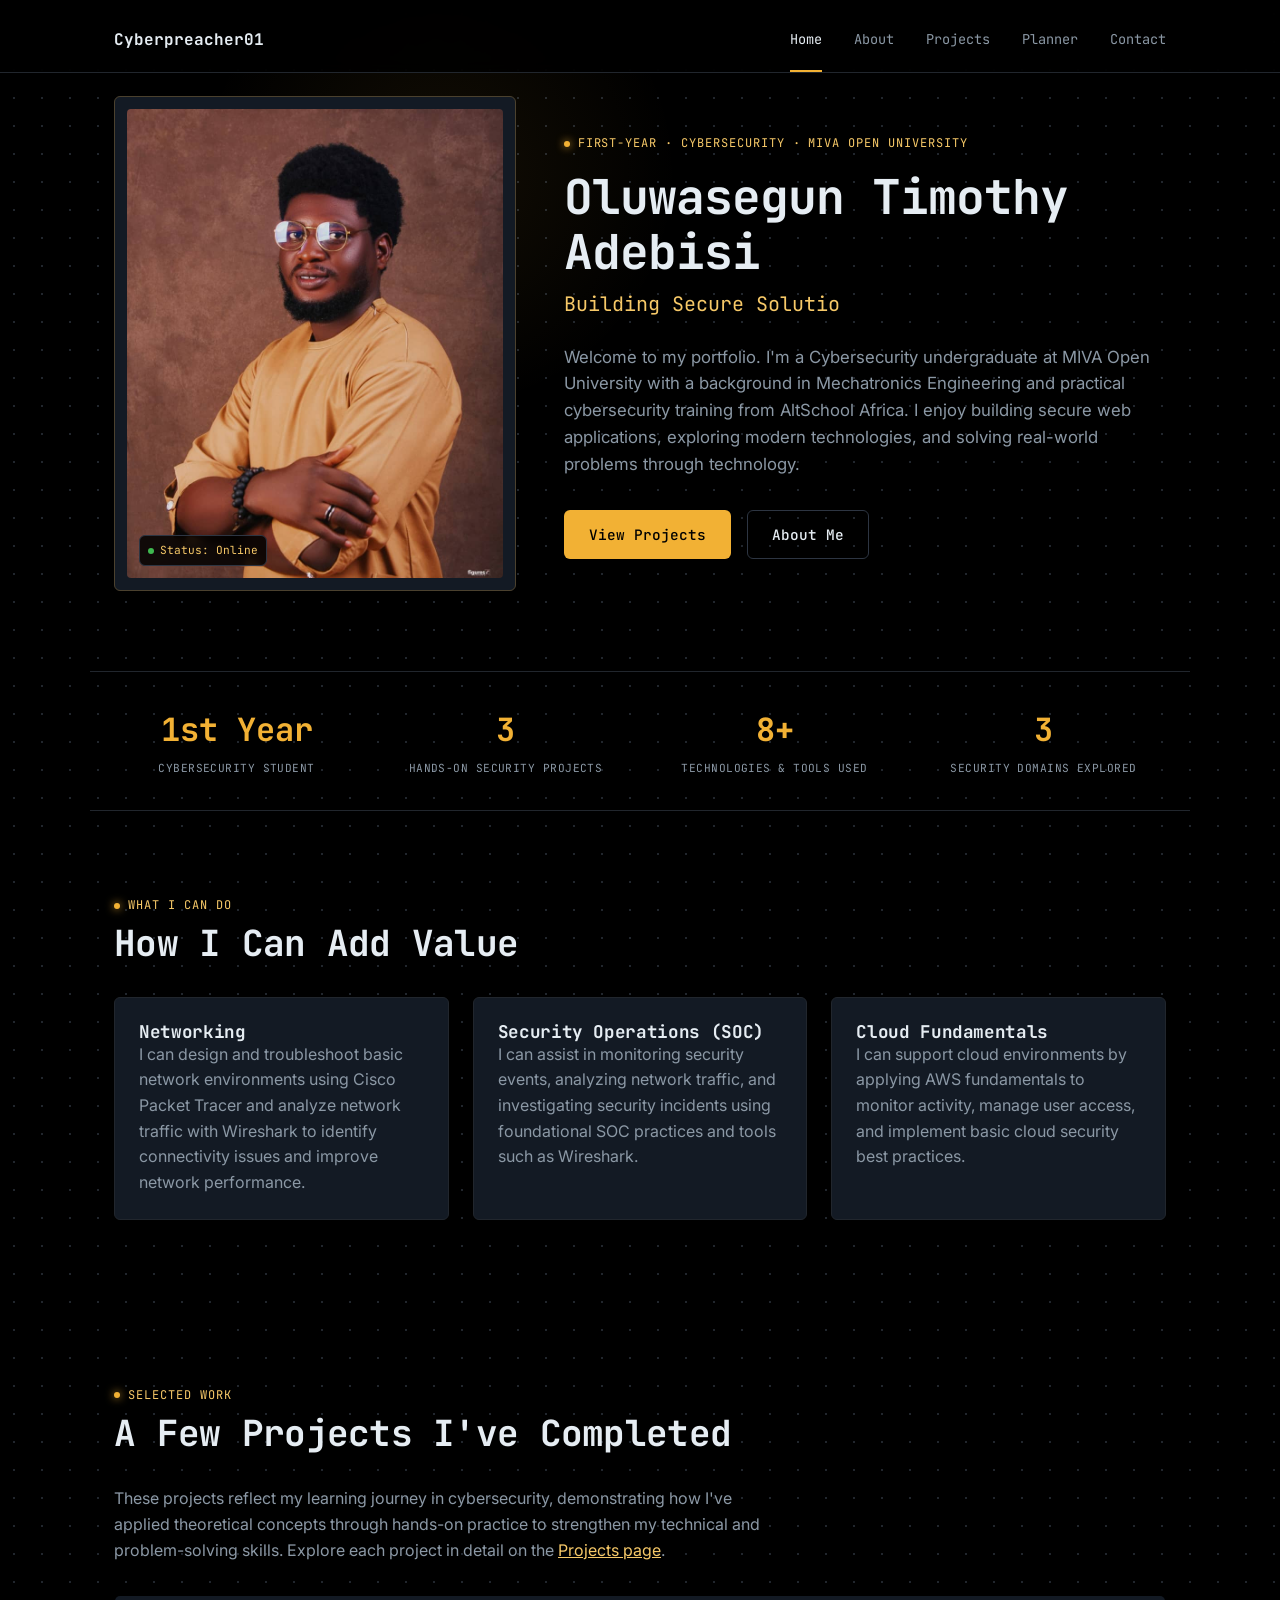
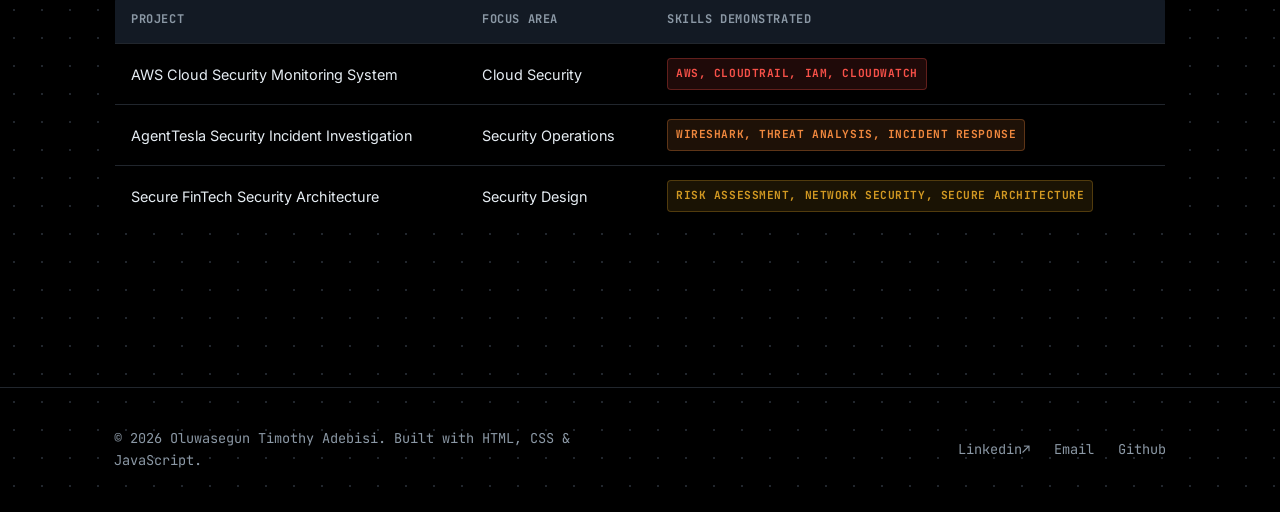
<file: index.html>
<!DOCTYPE html>
<html lang="en">
<head>
  <meta charset="UTF-8" />
  <meta name="viewport" content="width=device-width, initial-scale=1.0" />
  <title>Oluwasegun Timothy Adebisi | Building secure technology. One solution at a time.</title>
  <meta name="twitter:card" content="summary" />
  <link rel="preconnect" href="https://fonts.googleapis.com" />
  <link rel="preconnect" href="https://fonts.gstatic.com" crossorigin />
  <link href="https://fonts.googleapis.com/css2?family=JetBrains+Mono:wght@400;500;700&family=Inter:wght@400;500;600&display=swap" rel="stylesheet" />
  <link rel="icon" type="image/svg+xml" href="favicon.svg" />
  <link rel="stylesheet" href="./style.css" />
<style>
  @media (max-width: 768px) {
    .hero-photo-frame {
      margin-top: 50px;
    }
  }
</style>
  
</head>
<body>

  <header class="site-header" style="position: fixed; top: 0; left: 0; width: 100%; z-index: 1000;">
    <nav class="navbar container" aria-label="Primary">
      <a href="index.html" class="nav-brand">Cyberpreacher01<span class="brand-dot"></span></a>
      <button class="nav-toggle" aria-label="Toggle navigation menu" aria-expanded="false">
        <span></span><span></span><span></span>
      </button>
      <ul class="nav-links">
        <li><a href="index.html" aria-current="page">Home</a></li>
        <li><a href="./about.html">About</a></li>
        <li><a href="./projects.html">Projects</a></li>
        <li><a href="planner.html">Planner</a></li>
        <li><a href="contact.html">Contact</a></li>
      </ul>
    </nav>
  </header>

  <main>
   
    <section class="hero container">
      <div class="hero-text">
        <p class="eyebrow">First-Year &middot; Cybersecurity &middot; MIVA Open University</p>
        <h1 class="hero-name">Oluwasegun Timothy<br />Adebisi</h1>
        <p class="hero-tagline" data-typing aria-live="polite"></p>
        <p class="hero-bio">
          Welcome to my portfolio. I'm a Cybersecurity undergraduate at MIVA Open University with a background in Mechatronics Engineering and practical cybersecurity training from AltSchool Africa. I enjoy building secure web applications, exploring modern technologies, and solving real-world problems through technology.
        </p>
        <div class="hero-actions">
          <a href="projects.html" class="btn btn-primary">View Projects</a>
          <a href="about.html" class="btn btn-outline">About Me</a>
        </div>
      </div>

      <div class="hero-photo-frame ">
        <img src="/1004530387.jpg" alt="" />
        <span class="photo-tag"><span class="dot"></span>Status: Online</span>
      </div>
    </section>

    <section class="container reveal stats-strip">
      <div class="stat-item">
        <span class="stat-number">1st Year</span>
        <span class="stat-label">Cybersecurity Student</span>
      </div>
      <div class="stat-item">
        <span class="stat-number">3</span>
        <span class="stat-label">Hands-on Security Projects</span>
      </div>
      <div class="stat-item">
        <span class="stat-number">8+</span>
        <span class="stat-label">Technologies & Tools Used</span>
      </div>
      <div class="stat-item">
        <span class="stat-number">3</span>
        <span class="stat-label">Security Domains Explored</span>
      </div>
      
        
      </div>
    </section>

    
    <section class="container reveal">
      <p class="eyebrow">What I Can Do</p>
      <h2>How I Can Add Value</h2>
      <div class="services-grid">
        <div class="card">
          <h3>Networking</h3>
          <p>I can design and troubleshoot basic network environments using Cisco Packet Tracer and analyze network traffic with Wireshark to identify connectivity issues and improve network performance.</p>
        </div>
        <div class="card">
          <h3>Security Operations (SOC)</h3>
          <p>I can assist in monitoring security events, analyzing network traffic, and investigating security incidents using foundational SOC practices and tools such as Wireshark.</p>
        </div>
        <div class="card">
          <h3>Cloud Fundamentals</h3>
          <p>I can support cloud environments by applying AWS fundamentals to monitor activity, manage user access, and implement basic cloud security best practices.</p>
        </div>
      </div>
    </section>

    

    <!-- ============ FEATURED PROJECTS PREVIEW ============ -->
    <section class="container reveal">
      <p class="eyebrow">Selected Work</p>
      <h2>A Few Projects I've Completed</h2>
      <p style="margin-bottom: 32px;">
        These projects reflect my learning journey in cybersecurity, demonstrating how I've applied theoretical concepts through hands-on practice to strengthen my technical and problem-solving skills.
         Explore each project in detail on the <a href="projects.html" style="color: var(--accent-text); text-decoration: underline;">Projects page</a>.
      </p>
      <table class="preview-table">
        <caption class="sr-only">Summary of featured projects</caption>
        <thead>
          <tr>
            <th scope="col">Project</th>
            <th scope="col">Focus Area</th>
            <th scope="col">Skills Demonstrated</th>
          </tr>
        </thead>
        <tbody>
          <tr>
            <td>AWS Cloud Security Monitoring System</td>
            <td>Cloud Security</td>
            <td><span class="severity-badge severity-critical">AWS, CloudTrail, IAM, CloudWatch</span></td>
          </tr>
          <tr>
            <td>AgentTesla Security Incident Investigation</td>
            <td>Security Operations</td>
            <td><span class="severity-badge severity-high">Wireshark, Threat Analysis, Incident Response</span></td>
          </tr>
          <tr>
            <td>Secure FinTech Security Architecture</td>
            <td>Security Design</td>
            <td><span class="severity-badge severity-medium">Risk Assessment, Network Security, Secure Architecture</span></td>
          </tr>
        </tbody>
      </table>
    </section>
  </main>

  <footer class="site-footer">
    <div class="container footer-inner">
      <p class="footer-brand">&copy; 2026 Oluwasegun Timothy Adebisi. Built with HTML, CSS &amp; JavaScript.</p>
     <div class="footer-links">
  <a href="https://www.linkedin.com/in/oluwasegun-timothy-a0ab693b1" target="_blank" rel="noopener noreferrer">Linkedin↗</a>
  <a href="mailto:adebisioluwasegun62@gmail.com">Email</a>
  <a href="https://github.com/Cyberpreacher01">Github</a>
</div>
    </div>
  </footer>

  <script src="./main.js"></script>
</body>
</html>
</file>
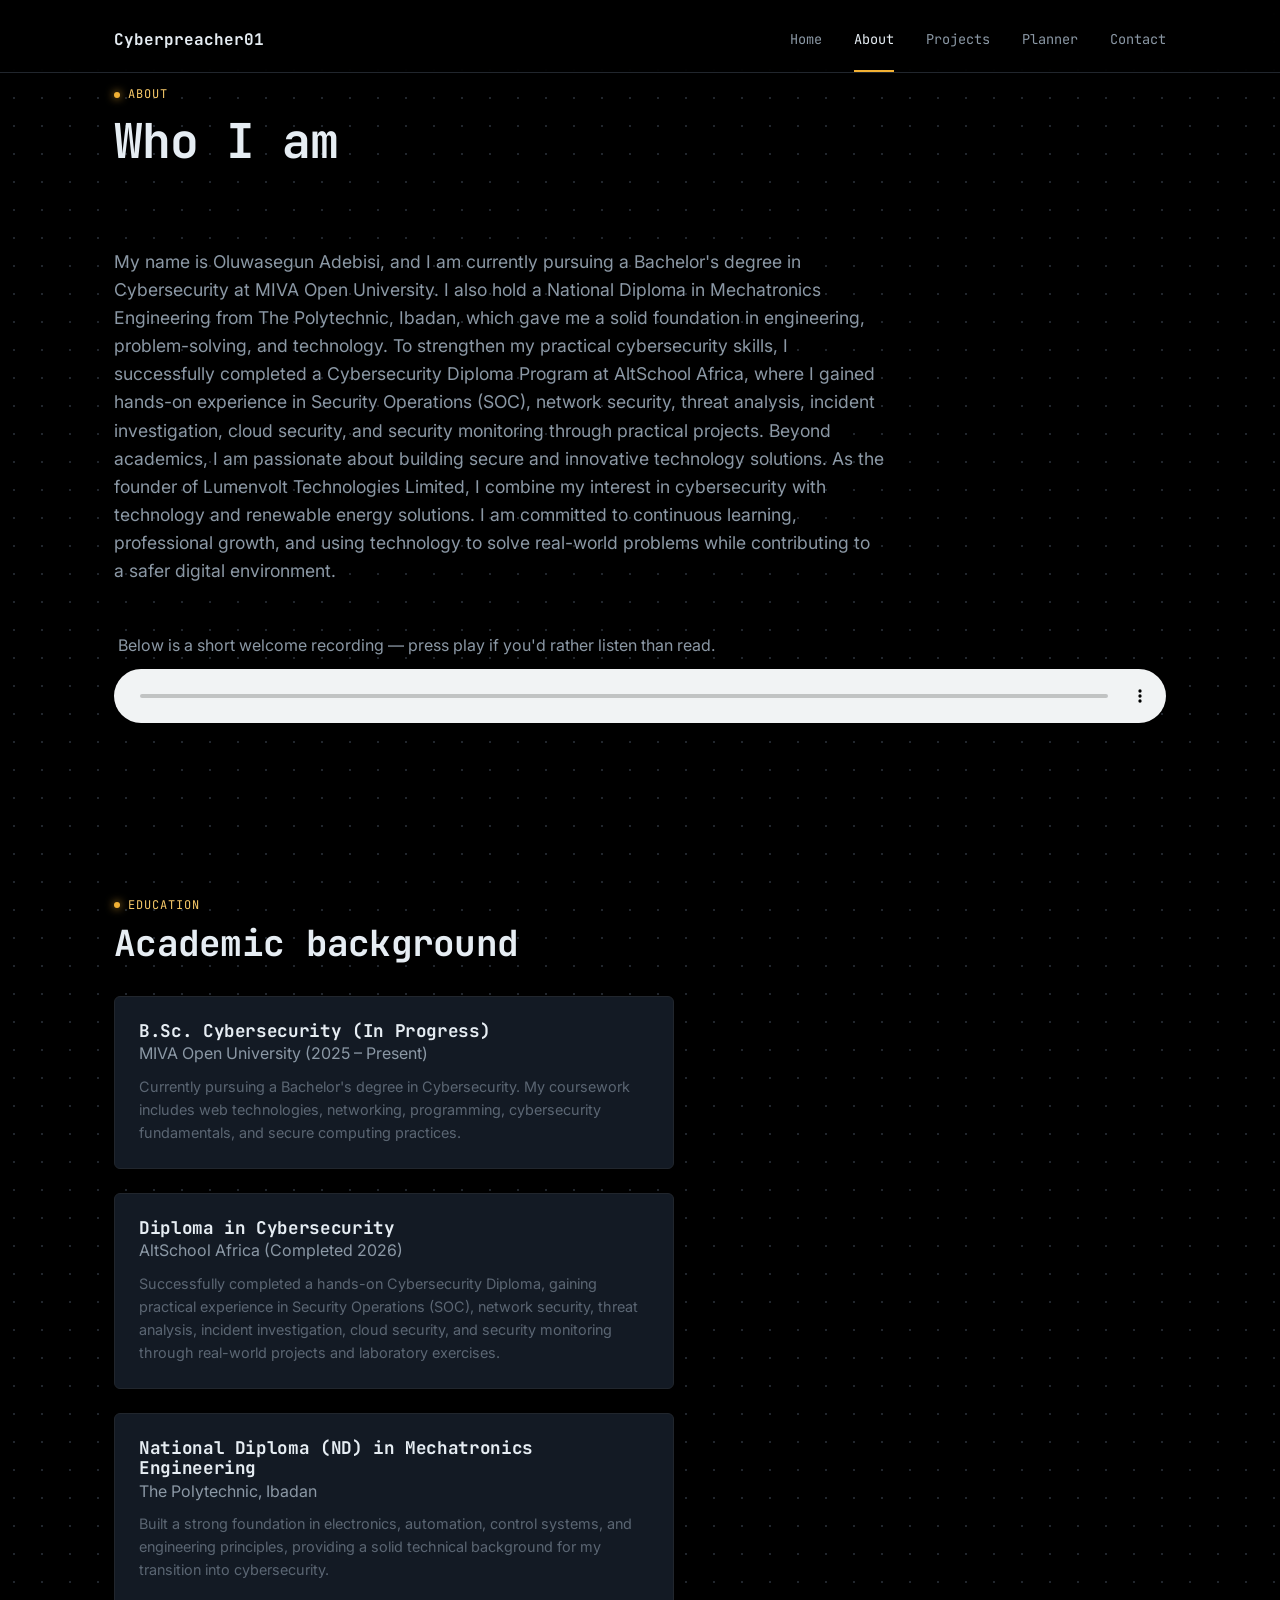
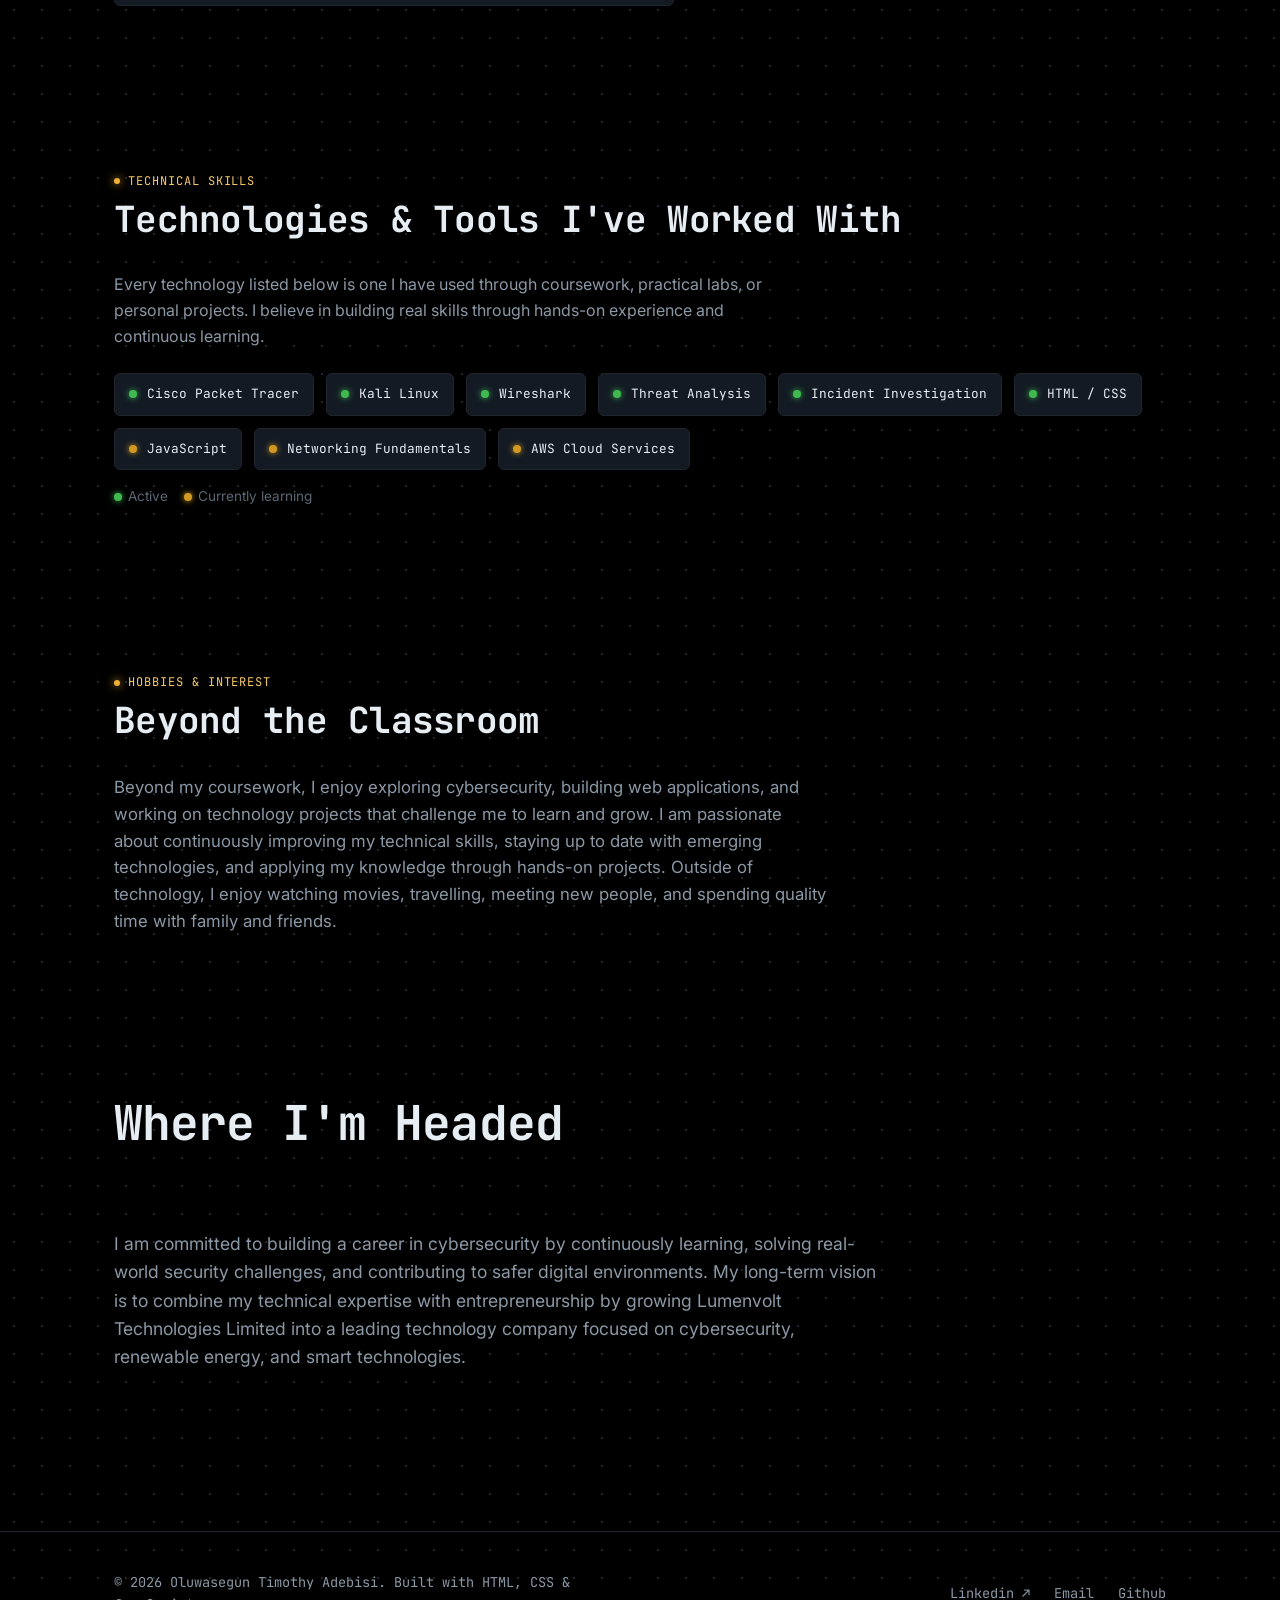
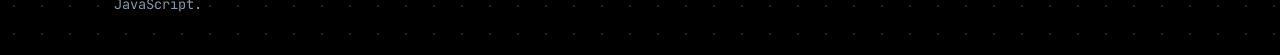
<file: about.html>
<!DOCTYPE html>
<html lang="en">
<head>
  <meta charset="UTF-8" />
  <meta name="viewport" content="width=device-width, initial-scale=1.0" />
  <title>About | Oluwasegun Timothy Adebisi</title>
  <meta name="description" content="Educational background, career goals, technical skills, and interests of Oluwasegun Timothy Adebisi." />
  <link rel="preconnect" href="https://fonts.googleapis.com" />
  <link rel="preconnect" href="https://fonts.gstatic.com" crossorigin />
  <link href="https://fonts.googleapis.com/css2?family=JetBrains+Mono:wght@400;500;700&family=Inter:wght@400;500;600&display=swap" rel="stylesheet" />
  <link rel="icon" type="image/svg+xml" href="favicon.svg" />
  <link rel="stylesheet" href="./style.css" />
</head>
<body>

 <header class="site-header" style="position: fixed; top: 0; left: 0; width: 100%; z-index: 1000;">
    <nav class="navbar container" aria-label="Primary">
      <a href="index.html" class="nav-brand">Cyberpreacher01<span class="brand-dot"></span></a>
      <button class="nav-toggle" aria-label="Toggle navigation menu" aria-expanded="false">
        <span></span><span></span><span></span>
      </button>
      <ul class="nav-links">
        <li><a href="index.html">Home</a></li>
        <li><a href="about.html" aria-current="page">About</a></li>
        <li><a href="projects.html">Projects</a></li>
        <li><a href="planner.html">Planner</a></li>
        <li><a href="contact.html">Contact</a></li>
      </ul>
    </nav>
  </header>

  <main>
    <!-- ============ PAGE HEADER ============ -->
    <section class="container reveal" style="padding-bottom: 0;">
      <p class="eyebrow">About</p>
      <h1>Who I am</h1>
    </section>

    <!-- ============ BIO ============ -->
    <section class="container reveal">
      <p style="font-size: 1.1rem; max-width: 70ch;">
        My name is Oluwasegun Adebisi, and I am currently pursuing a Bachelor's degree in Cybersecurity at MIVA Open University. I also hold a National Diploma in Mechatronics Engineering from The Polytechnic, Ibadan, which gave me a solid foundation in engineering, problem-solving, and technology.

To strengthen my practical cybersecurity skills, I successfully completed a Cybersecurity Diploma Program at AltSchool Africa, where I gained hands-on experience in Security Operations (SOC), network security, threat analysis, incident investigation, cloud security, and security monitoring through practical projects.

Beyond academics, I am passionate about building secure and innovative technology solutions. As the founder of Lumenvolt Technologies Limited, I combine my interest in cybersecurity with technology and renewable energy solutions. I am committed to continuous learning, professional growth, and using technology to solve real-world problems while contributing to a safer digital environment.
      </p>

       <p style="margin-top: 48px; margin-left: 4px;">Below is a short welcome recording — press play if you'd rather listen than read.</p>
      <audio controls style="width:100%;margin-top:.6rem;">
        <source src="./My Portfolio Audio.aac" type="audio/mpeg">
        Your browser does not support the audio element.
      </audio>

    </section>

   



    <!-- ============ EDUCATION ============ -->
    <section class="container reveal">
      <p class="eyebrow">Education</p>
      <h2>Academic background</h2>
      <div class="card" style="max-width: 560px;">
        <h3>B.Sc. Cybersecurity (In Progress)</h3>
        <p>MIVA Open University (2025 – Present)
        </p>
        <p>
        </p>
        <p style="margin-top: 8px; font-size: 0.9rem; color: var(--text-tertiary);">
          Currently pursuing a Bachelor's degree in Cybersecurity. My coursework includes web technologies, networking, programming, cybersecurity fundamentals, and secure computing practices.
        </p>
      </div>
      <div class="card" style="max-width: 560px; margin-top: 24px;">
        <h3>Diploma in Cybersecurity</h3>

        <p>AltSchool Africa (Completed 2026)</p>
        
        <p style="margin-top: 8px; font-size: 0.9rem; color: var(--text-tertiary);">
           Successfully completed a hands-on Cybersecurity Diploma, gaining practical experience in Security Operations (SOC), network security, threat analysis, incident investigation, cloud security, and security monitoring through real-world projects and laboratory exercises.
        </p>
      </div>
       <div class="card" style="max-width: 560px; margin-top: 24px;">
        <h3>National Diploma (ND) in Mechatronics Engineering</h3>
        <p>The Polytechnic, Ibadan</p>
        <p style="margin-top: 8px; font-size: 0.9rem; color: var(--text-tertiary);">
          Built a strong foundation in electronics, automation, control systems, and engineering principles, providing a solid technical background for my transition into cybersecurity.
        </p>
      </div>
    </section>

    <!-- ============ SKILLS ============ -->
    <section class="container reveal">
      <p class="eyebrow">Technical Skills</p>
      <h2>Technologies & Tools I've Worked With</h2>
     <p style="margin-bottom: 24px;">
        Every technology listed below is one I have used through coursework, practical labs, or personal projects. I believe in building real skills through hands-on experience and continuous learning.
      </p>
      <div class="skills-grid">
        <span class="status-chip"><span class="light light-active"></span>Cisco Packet Tracer</span>
        <span class="status-chip"><span class="light light-active"></span>Kali Linux</span>
        <span class="status-chip"><span class="light light-active"></span>Wireshark</span>
        <span class="status-chip"><span class="light light-active"></span>Threat Analysis</span>
        <span class="status-chip"><span class="light light-active"></span>Incident Investigation</span>
        <span class="status-chip"><span class="light light-active"></span>HTML / CSS</span>
        <span class="status-chip"><span class="light light-learning"></span>JavaScript</span>
        <span class="status-chip"><span class="light light-learning"></span>Networking Fundamentals</span>
        <span class="status-chip"><span class="light light-learning"></span>AWS Cloud Services</span>
      </div>
      <p style="margin-top: 16px; font-size: 0.85rem; color: var(--text-tertiary);">
        <span class="light light-active" style="display:inline-block; width:8px; height:8px; border-radius:50%; margin-right:6px; vertical-align:middle;"></span>Active &nbsp;&nbsp;
        <span class="light light-learning" style="display:inline-block; width:8px; height:8px; border-radius:50%; margin-right:6px; vertical-align:middle;"></span>Currently learning
      </p>
    </section>

    <!-- ============ HOBBIES ============ -->
    <section class="container reveal">
      <p class="eyebrow">Hobbies & Interest</p>
      <h2>Beyond the Classroom</h2>
      <p style="font-size: 1.05rem; max-width: 65ch;">
        Beyond my coursework, I enjoy exploring cybersecurity, 
        building web applications, and working on technology projects that challenge me to learn 
        and grow. I am passionate about continuously improving my technical skills, staying up to date with emerging technologies, and applying my knowledge through hands-on projects. Outside of technology, I enjoy watching movies, travelling, meeting new people, and spending quality time with family and friends.
      </p>
    </section>
     <section class="container reveal" style="padding-bottom: 0;">
      <p class=""></p>
      <h1>Where I'm Headed</h1>
    </section>

    <!-- ============ BIO ============ -->
    <section class="container reveal">
      <p style="font-size: 1.1rem; max-width: 70ch;">
       I am committed to building a career in cybersecurity by continuously learning, solving real-world security challenges, and contributing to safer digital environments. My long-term vision is to combine my technical expertise with entrepreneurship by growing Lumenvolt Technologies Limited into a leading technology company focused on cybersecurity, renewable energy, and smart technologies.
      </p>
    </section>
  </main>

  <footer class="site-footer">
    <div class="container footer-inner">
      <p class="footer-brand">&copy; 2026 Oluwasegun Timothy Adebisi. Built with HTML, CSS &amp; JavaScript.</p>
    <div class="footer-links">
  <a href="https://www.linkedin.com/in/oluwasegun-timothy-a0ab693b1" target="_blank" rel="noopener noreferrer">Linkedin ↗</a>
  <a href="mailto:adebisioluwasegun62@gmail.com">Email</a>
  <a href="https://github.com/Cyberpreacher01">Github</a>
</div>
    </div>
  </footer>

  

  <script src="./main.js"></script>
</body>
</html>
</file>
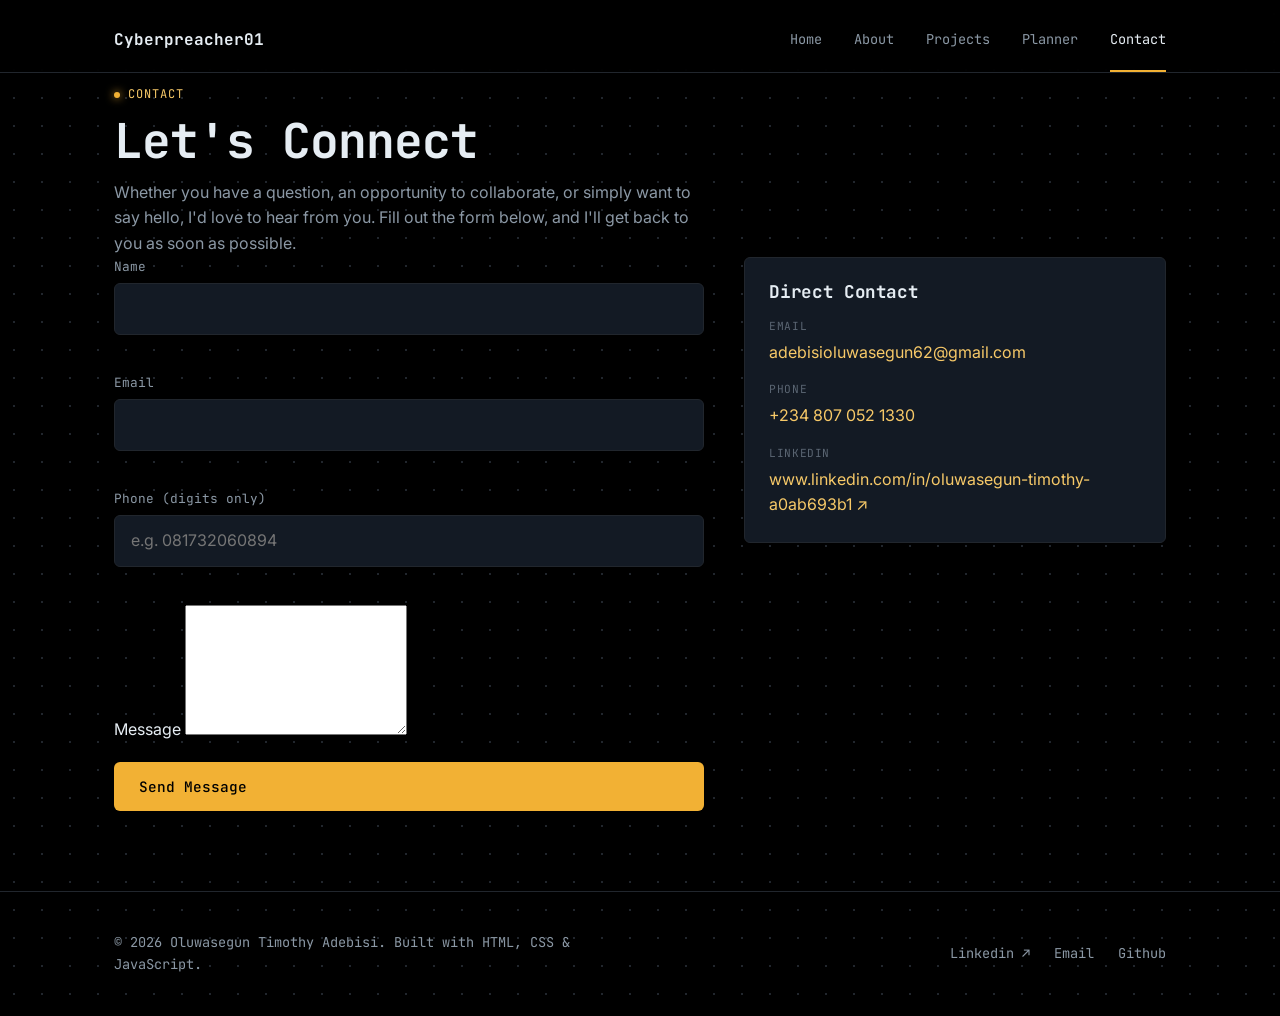
<file: contact.html>
<!DOCTYPE html>
<html lang="en">
<head>
  <meta charset="UTF-8" />
  <meta name="viewport" content="width=device-width, initial-scale=1.0" />
  <title>Contact |Oluwasegun Timothy Adebissi</title>
  <meta name="description" content="Get in touch with Oluwasegun Timothy Adebisi." />
  <link rel="preconnect" href="https://fonts.googleapis.com" />
  <link rel="preconnect" href="https://fonts.gstatic.com" crossorigin />
  <link href="https://fonts.googleapis.com/css2?family=JetBrains+Mono:wght@400;500;700&family=Inter:wght@400;500;600&display=swap" rel="stylesheet" />
  <link rel="icon" type="image/svg+xml" href="favicon.svg" />
  <link rel="stylesheet" href="/style.css" />
</head>
<body>

  <header class="site-header" style="position: fixed; top: 0; left: 0; width: 100%; z-index: 1000;">
    <nav class="navbar container" aria-label="Primary">
      <a href="index.html" class="nav-brand">Cyberpreacher01<span class="brand-dot"></span></a>
      <button class="nav-toggle" aria-label="Toggle navigation menu" aria-expanded="false">
        <span></span><span></span><span></span>
      </button>
      <ul class="nav-links">
        <li><a href="index.html">Home</a></li>
        <li><a href="about.html">About</a></li>
        <li><a href="projects.html">Projects</a></li>
        <li><a href="planner.html">Planner</a></li>
        <li><a href="contact.html" aria-current="page">Contact</a></li>
      </ul>
    </nav>
  </header>

  <main>
   
    <section class="container reveal" style="padding-bottom: 0;">
      <p class="eyebrow">Contact</p>
      <h1>Let's Connect</h1>
      <p style="margin-top: 12px; max-width: 60ch;">
        Whether you have a question, an opportunity to collaborate, or simply want to say hello, 
        I'd love to hear from you. 
        Fill out the form below, and I'll get back to you as soon as possible.
      </p>
    </section>

    <div class="contact-grid container reveal">

      <form
        class="contact-form"
        data-contact-form
        action="https://formspree.io/f/xaqrnaev"
        method="POST"
        novalidate
      >
        <p class="form-success" data-form-success hidden></p>

        <div class="form-field">
          <label for="name">Name</label>
          <input type="text" id="name" name="name" autocomplete="name" />
          <span class="form-error" data-error-for="name" role="alert"></span>
        </div>

        <div class="form-field">
          <label for="email">Email</label>
          <input type="email" id="email" name="email" autocomplete="email" />
          <span class="form-error" data-error-for="email" role="alert"></span>
        </div>

        <div class="form-field">
          <label for="phone">Phone (digits only)</label>
          <input type="tel" id="phone" name="phone" autocomplete="tel" placeholder="e.g. 081732060894" />
          <span class="form-error" data-error-for="phone" role="alert"></span>
        </div>

        <div class="form-fhttps://formspree.io/f/xaqrnaevield">
          <label for="message">Message</label>
          <textarea id="message" name="message" rows="5"></textarea>
          <span class="form-error" data-error-for="message" role="alert"></span>
        </div>

        <button type="submit" class="btn btn-primary">Send Message</button>
      </form>

     
      <aside class="contact-info">
        <div class="card">
          <h3>Direct Contact</h3>
          <ul class="contact-list">
            <li>
              <span class="contact-label">Email</span>
              <a href="adebisioluwasegun62@gmail.com">adebisioluwasegun62@gmail.com</a>
            </li>
            <li>
              <span class="contact-label">Phone</span>
              <a href="tel:+2348152060974">+234 807 052 1330</a>
            </li>
            <li>
              <span class="contact-label">Linkedin</span>
              <a href="https://www.linkedin.com/in/oluwasegun-timothy-a0ab693b1" target="_blank" rel="noopener noreferrer">www.linkedin.com/in/oluwasegun-timothy-a0ab693b1 ↗</a>
            </li>
          </ul>
        </div>
      </aside>
    </div>
  </main>

  <footer class="site-footer">
    <div class="container footer-inner">
      <p class="footer-brand">&copy; 2026 Oluwasegun Timothy Adebisi. Built with HTML, CSS &amp; JavaScript.</p>
     <div class="footer-links">
  <a href="https://www.linkedin.com/in/oluwasegun-timothy-a0ab693b1" target="_blank" rel="noopener noreferrer">Linkedin ↗</a>
  <a href="mailto:adebisioluwasegun62@gmail.com">Email</a>
  <a href="https://github.com/Cyberpreacher01">Github</a>
</div>
    </div>
  </footer>

  

  <script src="./main.js"></script>
  <script src="./contact.js"></script>
</body>
</html>
</file>
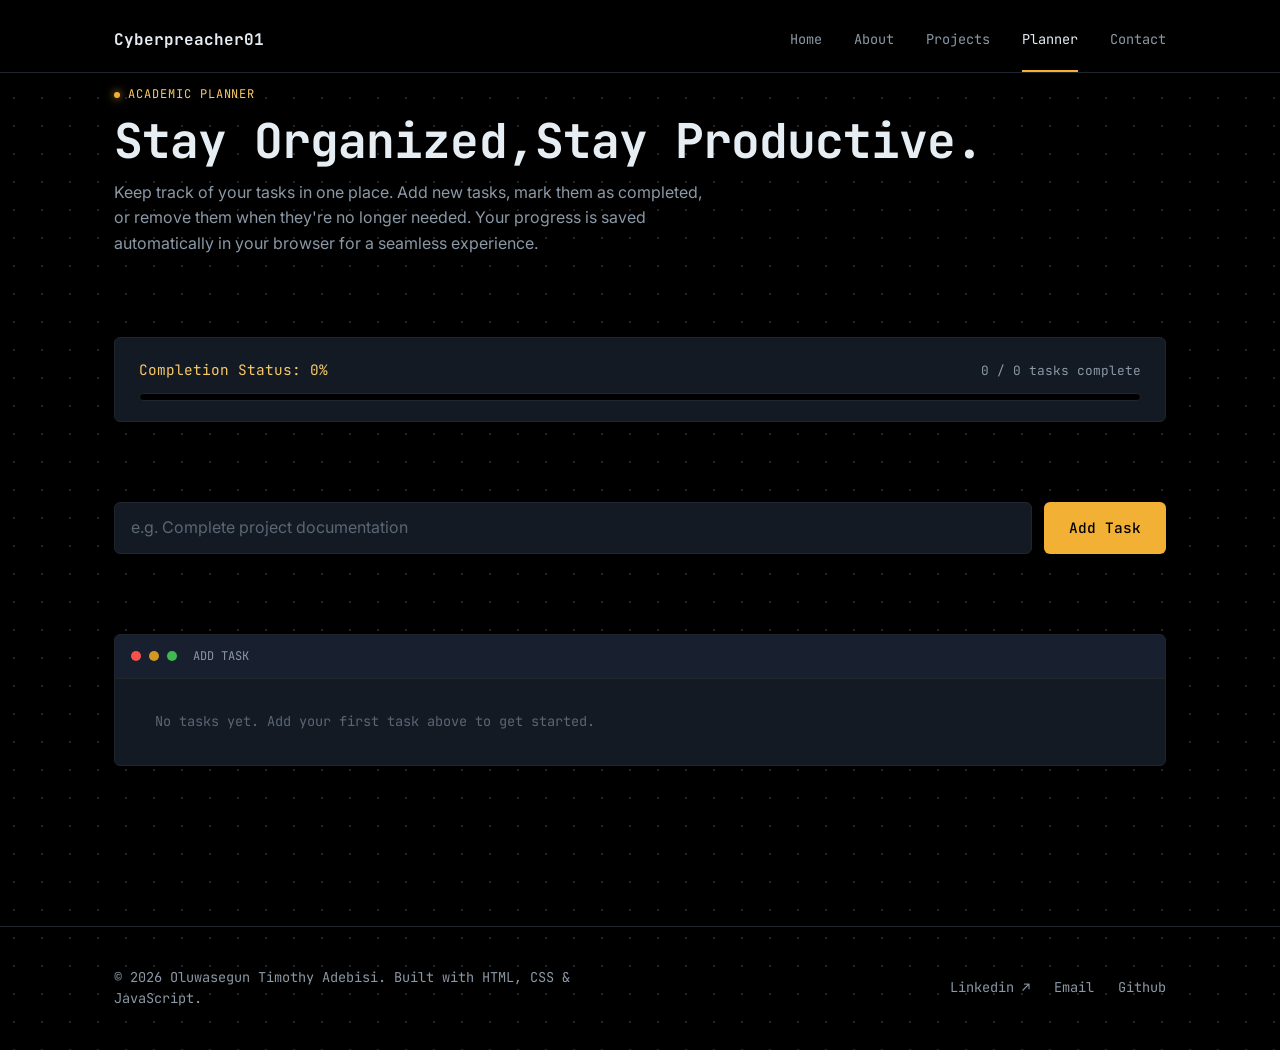
<file: planner.html>
<!DOCTYPE html>
<html lang="en">
<head>
  <meta charset="UTF-8" />
  <meta name="viewport" content="width=device-width, initial-scale=1.0" />
 
  <link rel="preconnect" href="https://fonts.googleapis.com" />
  <link rel="preconnect" href="https://fonts.gstatic.com" crossorigin />
  <link href="https://fonts.googleapis.com/css2?family=JetBrains+Mono:wght@400;500;700&family=Inter:wght@400;500;600&display=swap" rel="stylesheet" />
  <link rel="icon" type="image/svg+xml" href="favicon.svg" />
  <link rel="stylesheet" href="/style.css" />
</head>
<body>

   <header class="site-header" style="position: fixed; top: 0; left: 0; width: 100%; z-index: 1000;">
    <nav class="navbar container" aria-label="Primary">
      <a href="index.html" class="nav-brand">Cyberpreacher01<span class="brand-dot"></span></a>
      <button class="nav-toggle" aria-label="Toggle navigation menu" aria-expanded="false">
        <span></span><span></span><span></span>
      </button>
      <ul class="nav-links">
        <li><a href="index.html">Home</a></li>
        <li><a href="about.html">About</a></li>
        <li><a href="projects.html">Projects</a></li>
        <li><a href="planner.html" aria-current="page">Planner</a></li>
        <li><a href="contact.html">Contact</a></li>
      </ul>
    </nav>
  </header>

  <main>
    
    <section class="container reveal" style="padding-bottom: 0;">
      <p class="eyebrow">Academic Planner</p>
      <h1>Stay Organized,Stay Productive.</h1>
      <p style="margin-top: 12px; max-width: 60ch;">
        Keep track of your tasks in one place. Add new tasks, mark them as completed, or remove them when they're no longer needed.
         Your progress is saved automatically in your browser for a seamless experience.
      </p>
    </section>


    <section class="container reveal" style="padding-bottom: 0;">
      <div class="progress-panel">
        <div class="progress-panel-header">
          <span data-progress-label class="progress-label">Completion Status: 0%</span>
          <span data-task-count class="progress-count">0 / 0 tasks complete</span>
        </div>
        <div class="progress-track" role="progressbar" aria-valuemin="0" aria-valuemax="100" aria-valuenow="0" aria-label="Task completion status">
          <div class="progress-fill" data-progress-bar></div>
        </div>
      </div>
    </section>

   
    <section class="container reveal" style="padding-bottom: 0;">
      <form class="task-form" data-task-form>
        <label for="task-input" class="sr-only">New task description</label>
        <input
          type="text"
          id="task-input"
          data-task-input
          placeholder="e.g. Complete project documentation"
          autocomplete="off"
          required
        />
        <button type="submit" class="btn btn-primary">Add Task</button>
      </form>
    </section>

  
    <section class="container reveal">
      <div class="console-panel">
        <div class="console-panel-header">
          <span class="console-dot console-dot-red"></span>
          <span class="console-dot console-dot-yellow"></span>
          <span class="console-dot console-dot-green"></span>
          <span class="console-title">ADD TASK</span>
        </div>
        <ul class="task-list" data-task-list></ul>
        <p class="empty-state" data-empty-state>No tasks yet. Add your first task above to get started.</p>
      </div>
    </section>
  </main>

  <footer class="site-footer">
    <div class="container footer-inner">
      <p class="footer-brand">&copy; 2026 Oluwasegun Timothy Adebisi. Built with HTML, CSS &amp; JavaScript.</p>
      <div class="footer-links">
  <a href="https://www.linkedin.com/in/oluwasegun-timothy-a0ab693b1" target="_blank" rel="noopener noreferrer">Linkedin ↗</a>
  <a href="mailto:adebisioluwasegun62@gmail.com">Email</a>
  <a href="https://github.com/Cyberpreacher01">Github</a>
</div>
    </div>
  </footer>

  

  <script src="./main.js"></script>
  <script src="./project.js"></script>
</body>
</html>
</file>
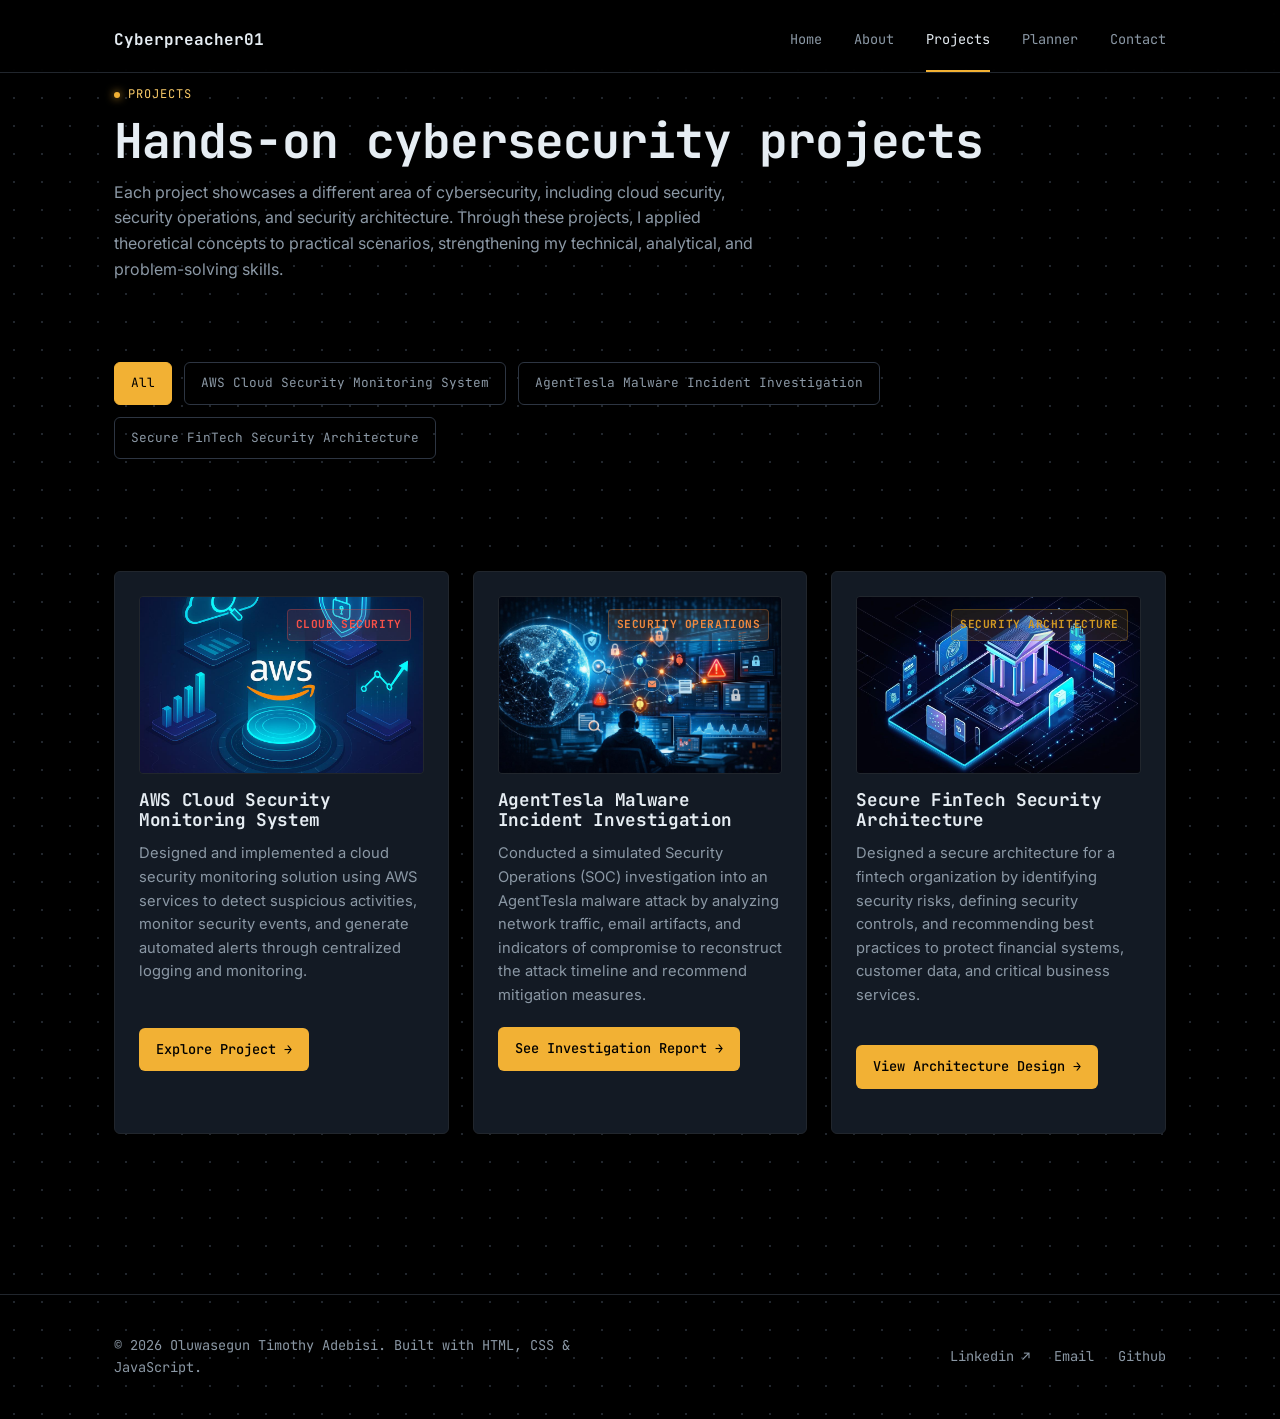
<file: projects.html>
<!DOCTYPE html>
<html lang="en">
<head>
  <meta charset="UTF-8" />
  <meta name="viewport" content="width=device-width, initial-scale=1.0" />
  <title>Projects | Oluwasegun Timothy Adebisi</title>
  <meta name="description" content="," />
  <link rel="preconnect" href="https://fonts.googleapis.com" />
  <link rel="preconnect" href="https://fonts.gstatic.com" crossorigin />
  <link href="https://fonts.googleapis.com/css2?family=JetBrains+Mono:wght@400;500;700&family=Inter:wght@400;500;600&display=swap" rel="stylesheet" />
  <link rel="icon" type="image/svg+xml" href="favicon.svg" />
  <link rel="stylesheet" href="/style.css" />
</head>
<body>
  
  <header class="site-header" style="position: fixed; top: 0; left: 0; width: 100%; z-index: 1000;">
    <nav class="navbar container" aria-label="Primary">
      <a href="index.html" class="nav-brand">Cyberpreacher01<span class=""></span></a>
      <button class="nav-toggle" aria-label="Toggle navigation menu" aria-expanded="false">
        <span></span><span></span><span></span>
      </button>
      <ul class="nav-links">
        <li><a href="index.html">Home</a></li>
        <li><a href="about.html">About</a></li>
        <li><a href="projects.html" aria-current="page">Projects</a></li>
        <li><a href="./planner.html">Planner</a></li>
        <li><a href="contact.html">Contact</a></li>
      </ul>
    </nav>
  </header>

  <main>
 
    <section class="container reveal" style="padding-bottom: 0;">
      <p class="eyebrow">Projects</p>
      <h1>Hands-on cybersecurity projects</h1>
      <p style="margin-top: 12px; max-width: 65ch;">
        Each project showcases a different area of cybersecurity, including cloud security, security operations, and security architecture. 
        Through these projects,
         I applied theoretical concepts to practical scenarios, strengthening my technical, analytical, and problem-solving skills.
      </p>
    </section>

    
    <section class="container reveal" style="padding-bottom: 0;">
      <div class="filter-bar" role="group" aria-label="Filter projects by focus area">
        <button class="filter-btn is-active" data-filter="all" type="button">All</button>
        <button class="filter-btn" data-filter="web" type="button">AWS Cloud Security Monitoring System</button>
        <button class="filter-btn" data-filter="auth" type="button">AgentTesla Malware Incident Investigation</button>
        <button class="filter-btn" data-filter="human" type="button">Secure FinTech Security Architecture</button>
      </div>
    </section>

    
    <section class="container reveal">
      <div class="project-grid">

      
        <article class="card project-card" data-category="web">
          <div class="project-thumb" data-thumb>
            <img data-thumb-img src="/aws image 1.jpg" alt="" />
            <div class="project-thumb-fallback" data-thumb-fallback hidden>Screenshot coming soon</div>
            <span class="severity-badge severity-critical project-badge">Cloud Security</span>
          </div>
          <h3>AWS Cloud Security Monitoring System</h3>
          <p>
            Designed and implemented a cloud security monitoring solution using AWS services to detect 
            suspicious activities, monitor security events, and generate automated alerts through centralized logging and monitoring.


          </p>
          <a style="margin-top: 24px;" href="https://drive.google.com/file/d/1atj5Q8jltLHhBDB7MWreBnNuUjWcXAYS/view?usp=drive_link" class="btn btn-primary project-link">
            Explore Project →
          </a>
        </article>

       
        <article class="card project-card" data-category="auth">
          <div class="project-thumb" data-thumb>
            <img data-thumb-img src="/soc 1 image.jpg" alt="" />
            <div class="project-thumb-fallback" data-thumb-fallback hidden>Screenshot coming soon</div>
            <span class="severity-badge severity-high project-badge">Security Operations</span>
          </div>
          <h3>AgentTesla Malware Incident Investigation</h3>
          <p>
            Conducted a simulated Security Operations (SOC) investigation into an AgentTesla malware attack by 
            analyzing network traffic, email artifacts, and indicators of compromise to reconstruct the attack 
            timeline and recommend mitigation measures.
          </p>
          <a href="https://drive.google.com/drive/folders/1jf-abfMkpoHTHDHBoz_QP_otp74-BAdy?usp=sharing" class="btn btn-primary project-link">
            See Investigation Report →
          </a>
        </article>

      
        <article class="card project-card" data-category="human">
          <div class="project-thumb" data-thumb>
            <img data-thumb-img src="/security image 1.jpg" alt="" />
            <div class="project-thumb-fallback" data-thumb-fallback hidden></div>
            <span class="severity-badge severity-medium project-badge">Security Architecture</span>
          </div>
         <h3>Secure FinTech Security Architecture</h3>
          <p>
            Designed a secure architecture for a fintech organization by identifying security risks, 
            defining security controls, and recommending 
            best practices to protect financial systems, customer data, and critical business services.

            <a href="https://drive.google.com/file/d/19LD3nVwAJ1vdnqPvCLcr7foiR_bUrsyq/view?usp=drive_link" class="btn btn-primary project-link" style="margin-top: 38px;">
            View Architecture Design →
          </a>
          </p>
        </article>

      </div>
    </section>
  </main>

  <footer class="site-footer">
    <div class="container footer-inner">
      <p class="footer-brand">&copy; 2026 Oluwasegun Timothy Adebisi. Built with HTML, CSS &amp; JavaScript.</p>
     <div class="footer-links">
  <a href="https://www.linkedin.com/in/oluwasegun-timothy-a0ab693b1" target="_blank" rel="noopener noreferrer">Linkedin ↗</a>
  <a href="mailto:adebisioluwasegun62@gmail.com">Email</a>
 <a href="https://github.com/Cyberpreacher01">Github</a>
</div>
    </div>
  </footer>

 

  <script src="./main.js"></script>
  <script src="./project.js"></script>
</body>
</html>
</file>
<file: style.css>
*,
*::before,
*::after {
  box-sizing: border-box;
  margin: 0;
  padding: 0;
}

html {
  scroll-behavior: smooth;
  overflow-x: hidden;
}

@media (prefers-reduced-motion: reduce) {
  html {
    scroll-behavior: auto;
  }
  *,
  *::before,
  *::after {
    animation-duration: 0.01ms !important;
    animation-iteration-count: 1 !important;
    transition-duration: 0.01ms !important;
    scroll-behavior: auto !important;
  }
}

img {
  max-width: 100%;
  display: block;
}

a {
  color: inherit;
  text-decoration: none;
}

ul {
  list-style: none;
}

button {
  font: inherit;
  cursor: pointer;
  border: none;
  background: none;
}

input,
textarea {
  font: inherit;
}

/* ---------- Design tokens ---------- */
:root {
  --bg-primary: #000000;
  --bg-elevated: #131a24;
  --bg-elevated-hover: #182030;

  --accent: #f2b134;
  --accent-dim: rgba(242, 177, 52, 0.2);
  --accent-faint: rgba(242, 177, 52, 0.08);
  --accent-text: #f7c968;

  --text-primary: #e6edf3;
  --text-secondary: #8b98a5;
  --text-tertiary: #5b6673;

  --severity-critical: #f85149;
  --severity-critical-bg: rgba(248, 81, 73, 0.12);
  --severity-high: #f0883e;
  --severity-high-bg: rgba(240, 136, 62, 0.12);
  --severity-medium: #d29922;
  --severity-medium-bg: rgba(210, 153, 34, 0.12);

  --border: #21262d;
  --border-hover: #2d3542;
  --radius: 6px;
  --unit: 8px;
  --transition: 200ms ease;

  --font-mono: 'JetBrains Mono', 'Space Mono', monospace;
  --font-sans: 'Inter', -apple-system, BlinkMacSystemFont, sans-serif;

  --max-width: 1100px;
}

/* ---------- Base ---------- */
body {
  background-color: var(--bg-primary);
  color: var(--text-primary);
  font-family: var(--font-sans);
  line-height: 1.6;
  min-height: 100vh;
  overflow-x: hidden;
  background-image: radial-gradient(var(--border) 1px, transparent 1px);
  background-size: 28px 28px;
}

a:focus-visible,
button:focus-visible,
input:focus-visible,
textarea:focus-visible {
  outline: 2px solid var(--accent);
  outline-offset: 2px;
  border-radius: 2px;
}

h1,
h2,
h3 {
  font-family: var(--font-mono);
  font-weight: 700;
  line-height: 1.15;
  letter-spacing: -0.02em;
}

h1 {
  font-size: clamp(2.4rem, 6vw, 3rem);
}

h2 {
  font-size: clamp(1.6rem, 3.5vw, 2.25rem);
  margin-bottom: calc(var(--unit) * 4);
}

h3 {
  font-size: 1.1rem;
}

p {
  color: var(--text-secondary);
  max-width: 65ch;
}

.container {
  max-width: var(--max-width);
  margin-inline: auto;
  padding-inline: calc(var(--unit) * 3);
}

section {
  padding-block: calc(var(--unit) * 10);
}

.eyebrow {
  font-family: var(--font-mono);
  font-size: 0.75rem;
  color: var(--accent-text);
  letter-spacing: 0.08em;
  text-transform: uppercase;
  display: inline-flex;
  align-items: center;
  gap: var(--unit);
  margin-bottom: var(--unit);
}

.eyebrow::before {
  content: '';
  width: 6px;
  height: 6px;
  border-radius: 50%;
  background: var(--accent);
  box-shadow: 0 0 8px var(--accent);
}

/* ---------- Buttons ---------- */
.btn {
  display: inline-flex;
  align-items: center;
  gap: var(--unit);
  font-family: var(--font-mono);
  font-size: 0.9rem;
  font-weight: 500;
  padding: calc(var(--unit) * 1.5) calc(var(--unit) * 3);
  border-radius: var(--radius);
  transition: all var(--transition);
  border: 1px solid transparent;
}

.btn-primary {
  background: var(--accent);
  color: var(--bg-primary);
}

.btn-primary:hover {
  box-shadow: 0 0 28px var(--accent-dim);
  transform: translateY(-2px) scale(1.02);
}

.btn-outline {
  border-color: var(--border-hover);
  color: var(--text-primary);
}

.btn-outline:hover {
  border-color: var(--accent);
  color: var(--accent-text);
  transform: translateY(-2px);
}

/* ---------- Nav ---------- */
.site-header {
  position: sticky;
  top: 0;
  z-index: 100;
  background: rgba(0, 0, 0, 0.85);
  backdrop-filter: blur(8px);
  border-bottom: 1px solid var(--border);
}

.navbar {
  display: flex;
  align-items: center;
  justify-content: space-between;
  padding-block: var(--unit) calc(var(--unit) * -1);
  height: calc(var(--unit) * 9);
}

.nav-brand {
  font-family: var(--font-mono);
  font-weight: 700;
  font-size: 1rem;
  color: var(--text-primary);
  display: flex;
  align-items: center;
  gap: calc(var(--unit) * 0.75);
}

.nav-brand .brand-dot {
  color: var(--accent);
}

.nav-toggle {
  display: none;
  flex-direction: column;
  gap: 5px;
  padding: var(--unit);
}

.nav-toggle span {
  width: 22px;
  height: 2px;
  background: var(--text-primary);
  transition: transform var(--transition), opacity var(--transition);
}

.nav-toggle[aria-expanded="true"] span:nth-child(1) {
  transform: translateY(7px) rotate(45deg);
}

.nav-toggle[aria-expanded="true"] span:nth-child(2) {
  opacity: 0;
}

.nav-toggle[aria-expanded="true"] span:nth-child(3) {
  transform: translateY(-7px) rotate(-45deg);
}

.nav-links {
  display: flex;
  gap: calc(var(--unit) * 4);
  font-family: var(--font-mono);
  font-size: 0.85rem;
}

.nav-links a {
  position: relative;
  padding-block: calc(var(--unit) * 3);
  color: var(--text-secondary);
  transition: color var(--transition);
}

.nav-links a::after {
  content: '';
  position: absolute;
  left: 0;
  bottom: 0;
  width: 100%;
  height: 2px;
  background: var(--accent);
  transform: scaleX(0);
  transform-origin: left;
  transition: transform var(--transition);
}

.nav-links a:hover,
.nav-links a[aria-current="page"] {
  color: var(--text-primary);
}

.nav-links a:hover::after,
.nav-links a[aria-current="page"]::after {
  transform: scaleX(1);
}

/* ---------- Hero ---------- */
.hero {
  position: relative;
  padding-block: calc(var(--unit) * 12) calc(var(--unit) * 10);
  display: grid;
  grid-template-columns: 0.8fr 1.2fr;
  gap: calc(var(--unit) * 6);
  align-items: center;
  overflow: visible;
}

.hero-photo-frame {
  order: 1;
}

.hero-text {
  order: 2;
}

.hero::before {
  content: '';
  position: absolute;
  top: -10%;
  left: 10%;
  width: 480px;
  height: 480px;
  background: radial-gradient(circle, var(--accent-faint) 0%, transparent 70%);
  pointer-events: none;
  z-index: -1;
}

.hero-text .eyebrow {
  margin-bottom: calc(var(--unit) * 2);
}

.hero-name {
  margin-bottom: var(--unit);
}

.hero-tagline {
  font-family: var(--font-mono);
  color: var(--accent-text);
  font-size: clamp(1rem, 2vw, 1.25rem);
  margin-bottom: calc(var(--unit) * 3);
  min-height: 1.5em;
}

.hero-tagline .cursor {
  display: inline-block;
  width: 0.55ch;
  background: var(--accent);
  margin-left: 2px;
  animation: blink 1s step-end infinite;
}

@keyframes blink {
  0%, 50% { opacity: 1; }
  51%, 100% { opacity: 0; }
}

.hero-bio {
  margin-bottom: calc(var(--unit) * 4);
  font-size: 1.05rem;
}

.hero-actions {
  display: flex;
  gap: calc(var(--unit) * 2);
  flex-wrap: wrap;
}

.hero-photo-frame {
  position: relative;
  border: 1px solid var(--border);
  border-radius: var(--radius);
  padding: calc(var(--unit) * 1.5);
  background: var(--bg-elevated);
  transition: transform var(--transition);
}

.hero-photo-frame:hover {
  transform: translateY(-4px);
}

.hero-photo-frame img {
  border-radius: calc(var(--radius) - 2px);
  aspect-ratio: 4 / 5;
  object-fit: cover;
  width: 100%;
}

.hero-photo-frame::before {
  content: '';
  position: absolute;
  inset: -1px;
  border-radius: var(--radius);
  border: 1px solid var(--accent-dim);
  pointer-events: none;
}

.photo-tag {
  position: absolute;
  bottom: calc(var(--unit) * 3);
  left: calc(var(--unit) * 3);
  background: rgba(0, 0, 0, 0.85);
  backdrop-filter: blur(4px);
  border: 1px solid var(--border-hover);
  border-radius: var(--radius);
  padding: calc(var(--unit) * 0.75) var(--unit);
  font-family: var(--font-mono);
  font-size: 0.7rem;
  color: var(--accent-text);
  display: flex;
  align-items: center;
  gap: calc(var(--unit) * 0.75);
}

.photo-tag .dot {
  width: 6px;
  height: 6px;
  border-radius: 50%;
  background: #3fb950;
}

/* ---------- Utility ---------- */
.sr-only {
  position: absolute;
  width: 1px;
  height: 1px;
  padding: 0;
  margin: -1px;
  overflow: hidden;
  clip: rect(0, 0, 0, 0);
  white-space: nowrap;
  border: 0;
}

/* ---------- Stats strip ---------- */
.stats-strip {
  display: grid;
  grid-template-columns: repeat(auto-fit, minmax(150px, 1fr));
  gap: calc(var(--unit) * 3);
  padding-block: calc(var(--unit) * 4) !important;
  border-top: 1px solid var(--border);
  border-bottom: 1px solid var(--border);
}

.stat-item {
  display: flex;
  flex-direction: column;
  gap: calc(var(--unit) * 0.5);
  text-align: center;
}

.stat-number {
  font-family: var(--font-mono);
  font-size: clamp(1.5rem, 3vw, 2rem);
  font-weight: 700;
  color: var(--accent);
}

.stat-label {
  font-family: var(--font-mono);
  font-size: 0.7rem;
  color: var(--text-secondary);
  text-transform: uppercase;
  letter-spacing: 0.04em;
}

/* ---------- Grids ---------- */
.focus-grid,
.services-grid {
  display: grid;
  grid-template-columns: repeat(auto-fit, minmax(220px, 1fr));
  gap: calc(var(--unit) * 3);
}

/* ---------- Tables (homepage preview + planner log) ---------- */
.preview-table {
  width: 100%;
  border-collapse: collapse;
  font-size: 0.9rem;
  border: 1px solid var(--border);
  border-radius: var(--radius);
  overflow: hidden;
}

.preview-table th,
.preview-table td {
  text-align: left;
  padding: calc(var(--unit) * 1.75) calc(var(--unit) * 2);
  border-bottom: 1px solid var(--border);
}

.preview-table th {
  font-family: var(--font-mono);
  font-size: 0.75rem;
  text-transform: uppercase;
  letter-spacing: 0.05em;
  color: var(--text-secondary);
  background: var(--bg-elevated);
}

.preview-table tbody tr {
  background: var(--bg-primary);
  transition: background var(--transition);
}

.preview-table tbody tr:hover {
  background: var(--bg-elevated);
}

.preview-table tbody tr:last-child td {
  border-bottom: none;
}

@media (max-width: 640px) {
  .preview-table {
    font-size: 0.8rem;
  }
  .preview-table th,
  .preview-table td {
    padding: var(--unit) calc(var(--unit) * 1.25);
  }
}

/* ---------- Cards ---------- */
.card {
  background: var(--bg-elevated);
  border: 1px solid var(--border);
  border-radius: var(--radius);
  padding: calc(var(--unit) * 3);
  transition: border-color var(--transition), transform var(--transition), box-shadow var(--transition);
}

.card:hover {
  border-color: var(--accent);
  transform: translateY(-5px);
  box-shadow: 0 14px 32px rgba(0, 0, 0, 0.45), 0 0 0 1px var(--accent-dim);
}

.skills-grid {
  display: flex;
  flex-wrap: wrap;
  gap: calc(var(--unit) * 1.5);
}

/* ---------- Entropy analyzer page ---------- */
.analyzer-body {
  padding: calc(var(--unit) * 3);
  display: flex;
  flex-direction: column;
  gap: calc(var(--unit) * 4);
}

.password-input-row {
  display: flex;
  gap: calc(var(--unit) * 1.5);
}

.password-input-row input {
  flex: 1;
  background: var(--bg-elevated);
  border: 1px solid var(--border);
  border-radius: var(--radius);
  padding: calc(var(--unit) * 1.5) calc(var(--unit) * 2);
  color: var(--text-primary);
  font-family: var(--font-mono);
  transition: border-color var(--transition);
}

.password-input-row input:focus {
  border-color: var(--accent);
}

.entropy-readout-header {
  margin-bottom: calc(var(--unit) * 1.5);
}

.entropy-rating {
  margin-top: calc(var(--unit) * 1.5);
  font-family: var(--font-mono);
  font-size: 0.9rem;
  color: var(--text-secondary);
}

.entropy-rating.severity-critical { color: var(--severity-critical); }
.entropy-rating.severity-high { color: var(--severity-high); }
.entropy-rating.severity-medium { color: var(--severity-medium); }

.entropy-fill.severity-critical { background: var(--severity-critical); box-shadow: 0 0 10px rgba(248, 81, 73, 0.4); }
.entropy-fill.severity-high { background: var(--severity-high); box-shadow: 0 0 10px rgba(240, 136, 62, 0.4); }
.entropy-fill.severity-medium { background: var(--severity-medium); box-shadow: 0 0 10px rgba(210, 153, 34, 0.4); }

.findings-panel {
  border-top: 1px solid var(--border);
  padding-top: calc(var(--unit) * 3);
}

.findings-list {
  display: flex;
  flex-direction: column;
  gap: calc(var(--unit) * 2);
}

.finding-row {
  display: flex;
  gap: calc(var(--unit) * 2);
  align-items: flex-start;
  padding: calc(var(--unit) * 2);
  background: var(--bg-elevated-hover);
  border: 1px solid var(--border);
  border-radius: var(--radius);
}

.finding-row strong {
  display: block;
  font-family: var(--font-mono);
  font-size: 0.9rem;
  color: var(--text-primary);
  margin-bottom: calc(var(--unit) * 0.5);
}

.finding-row p {
  font-size: 0.85rem;
  margin: 0;
}

@media (max-width: 560px) {
  .password-input-row {
    flex-direction: column;
  }
}
/* ---------- OWASP scanner page ---------- */
.scan-status {
  display: flex;
  align-items: center;
  gap: calc(var(--unit) * 2);
  padding: calc(var(--unit) * 3);
  font-family: var(--font-mono);
  font-size: 0.9rem;
  color: var(--accent-text);
}

.scan-status-spinner {
  width: 18px;
  height: 18px;
  border: 2px solid var(--border-hover);
  border-top-color: var(--accent);
  border-radius: 50%;
  animation: spin 0.8s linear infinite;
  flex-shrink: 0;
}

@keyframes spin {
  to { transform: rotate(360deg); }
}

.scan-summary {
  display: grid;
  grid-template-columns: repeat(auto-fit, minmax(120px, 1fr));
  gap: calc(var(--unit) * 2);
  margin-bottom: calc(var(--unit) * 4);
  padding-bottom: calc(var(--unit) * 3);
  border-bottom: 1px solid var(--border);
}

.scan-summary-item {
  display: flex;
  flex-direction: column;
  gap: calc(var(--unit) * 0.5);
  text-align: center;
  background: var(--bg-elevated-hover);
  border: 1px solid var(--border);
  border-radius: var(--radius);
  padding: calc(var(--unit) * 2);
}

.scan-summary-value {
  font-family: var(--font-mono);
  font-size: 1.25rem;
  font-weight: 700;
  color: var(--text-primary);
  word-break: break-word;
}

.severity-text-critical { color: var(--severity-critical); }
.severity-text-high { color: var(--severity-high); }
.severity-text-medium { color: var(--severity-medium); }

.scan-summary-label {
  font-family: var(--font-mono);
  font-size: 0.7rem;
  color: var(--text-secondary);
  text-transform: uppercase;
  letter-spacing: 0.04em;
}

.scan-findings-list {
  display: flex;
  flex-direction: column;
  gap: calc(var(--unit) * 2.5);
}

.scan-finding-row {
  padding: calc(var(--unit) * 2.5);
  background: var(--bg-elevated-hover);
  border: 1px solid var(--border);
  border-radius: var(--radius);
}

.scan-finding-header {
  display: flex;
  align-items: center;
  gap: calc(var(--unit) * 1.5);
  margin-bottom: calc(var(--unit) * 1.5);
  flex-wrap: wrap;
}

.scan-finding-category {
  font-family: var(--font-mono);
  font-size: 0.75rem;
  color: var(--accent-text);
}

.scan-finding-title {
  font-size: 1rem;
  margin-bottom: calc(var(--unit) * 1);
}

.scan-finding-detail {
  font-size: 0.9rem;
  margin-bottom: calc(var(--unit) * 1.5);
}

.scan-finding-remediation {
  font-size: 0.85rem;
  color: var(--text-primary);
  background: var(--bg-primary);
  border-left: 2px solid var(--accent);
  padding: calc(var(--unit) * 1.25) calc(var(--unit) * 1.5);
  border-radius: 0 4px 4px 0;
}

.scan-finding-remediation strong {
  color: var(--accent-text);
}
/* ---------- Contact page ---------- */
.contact-grid {
  display: grid;
  grid-template-columns: 1.4fr 1fr;
  gap: calc(var(--unit) * 5);
  align-items: start;
}

.contact-form {
  display: flex;
  flex-direction: column;
  gap: calc(var(--unit) * 2.5);
}

.form-field {
  display: flex;
  flex-direction: column;
  gap: calc(var(--unit) * 0.75);
}

.form-field label {
  font-family: var(--font-mono);
  font-size: 0.8rem;
  color: var(--text-secondary);
}

.form-field input,
.form-field textarea {
  background: var(--bg-elevated);
  border: 1px solid var(--border);
  border-radius: var(--radius);
  padding: calc(var(--unit) * 1.5) calc(var(--unit) * 2);
  color: var(--text-primary);
  resize: vertical;
  transition: border-color var(--transition);
}

.form-field input:focus,
.form-field textarea:focus {
  border-color: var(--accent);
}

.form-field input.has-error,
.form-field textarea.has-error {
  border-color: var(--severity-critical);
}

.form-error {
  font-family: var(--font-mono);
  font-size: 0.75rem;
  color: var(--severity-critical);
  min-height: 1em;
}

.form-success {
  font-family: var(--font-mono);
  font-size: 0.85rem;
  color: #3fb950;
  background: rgba(63, 185, 80, 0.1);
  border: 1px solid rgba(63, 185, 80, 0.3);
  border-radius: var(--radius);
  padding: calc(var(--unit) * 1.5) calc(var(--unit) * 2);
}

.contact-list {
  display: flex;
  flex-direction: column;
  gap: calc(var(--unit) * 2);
  margin-top: calc(var(--unit) * 2);
}

.contact-list li {
  display: flex;
  flex-direction: column;
  gap: calc(var(--unit) * 0.5);
}

.contact-label {
  font-family: var(--font-mono);
  font-size: 0.7rem;
  text-transform: uppercase;
  letter-spacing: 0.05em;
  color: var(--text-tertiary);
}

.contact-list a {
  color: var(--accent-text);
  transition: color var(--transition);
}

.contact-list a:hover {
  color: var(--accent);
  text-decoration: underline;
}

@media (max-width: 860px) {
  .contact-grid {
    grid-template-columns: 1fr;
  }
}

/* ---------- Progress panel ---------- */
.progress-panel {
  border: 1px solid var(--border);
  border-radius: var(--radius);
  background: var(--bg-elevated);
  padding: calc(var(--unit) * 2.5) calc(var(--unit) * 3);
}

.progress-panel-header {
  display: flex;
  justify-content: space-between;
  align-items: baseline;
  flex-wrap: wrap;
  gap: var(--unit);
  margin-bottom: calc(var(--unit) * 1.5);
}

.progress-label {
  font-family: var(--font-mono);
  font-size: 0.9rem;
  color: var(--accent-text);
}

.progress-count {
  font-family: var(--font-mono);
  font-size: 0.8rem;
  color: var(--text-secondary);
}

.progress-track {
  width: 100%;
  height: 8px;
  border-radius: 999px;
  background: var(--bg-primary);
  border: 1px solid var(--border);
  overflow: hidden;
}

.progress-fill {
  height: 100%;
  width: 0%;
  background: var(--accent);
  box-shadow: 0 0 10px var(--accent-dim);
  transition: width 300ms ease;
}

/* ---------- Task-add form ---------- */
.task-form {
  display: flex;
  gap: calc(var(--unit) * 1.5);
  flex-wrap: wrap;
}

.task-form input {
  flex: 1;
  min-width: 220px;
  background: var(--bg-elevated);
  border: 1px solid var(--border);
  border-radius: var(--radius);
  padding: calc(var(--unit) * 1.5) calc(var(--unit) * 2);
  color: var(--text-primary);
  transition: border-color var(--transition);
}

.task-form input:focus {
  border-color: var(--accent);
}

.task-form input::placeholder {
  color: var(--text-tertiary);
}

/* ---------- Console panel ---------- */
.console-panel {
  border: 1px solid var(--border);
  border-radius: var(--radius);
  background: var(--bg-elevated);
  overflow: hidden;
}

.console-panel-header {
  display: flex;
  align-items: center;
  gap: calc(var(--unit) * 1);
  padding: calc(var(--unit) * 1.5) calc(var(--unit) * 2);
  border-bottom: 1px solid var(--border);
  background: var(--bg-elevated-hover);
}

.console-dot {
  width: 10px;
  height: 10px;
  border-radius: 50%;
}

.console-dot-red { background: var(--severity-critical); }
.console-dot-yellow { background: var(--severity-medium); }
.console-dot-green { background: #3fb950; }

.console-title {
  font-family: var(--font-mono);
  font-size: 0.75rem;
  color: var(--text-secondary);
  margin-left: var(--unit);
}

.task-list {
  display: flex;
  flex-direction: column;
}

.task-row {
  display: flex;
  align-items: center;
  gap: calc(var(--unit) * 2);
  padding: calc(var(--unit) * 2) calc(var(--unit) * 2.5);
  border-bottom: 1px solid var(--border);
  font-family: var(--font-mono);
  font-size: 0.9rem;
}

.task-row:last-child {
  border-bottom: none;
}

.task-check {
  flex-shrink: 0;
  width: 22px;
  height: 22px;
  border-radius: 4px;
  border: 1px solid var(--border-hover);
  display: flex;
  align-items: center;
  justify-content: center;
  color: var(--bg-primary);
  transition: all var(--transition);
}

.task-row.is-complete .task-check {
  background: var(--accent);
  border-color: var(--accent);
  animation: check-pop 260ms ease;
}

@keyframes check-pop {
  0% { transform: scale(0.6); }
  60% { transform: scale(1.15); }
  100% { transform: scale(1); }
}

.task-text {
  flex: 1;
  color: var(--text-primary);
  word-break: break-word;
  transition: color var(--transition);
}

.task-row.is-complete .task-text {
  color: var(--text-tertiary);
  text-decoration: line-through;
}

.task-delete {
  flex-shrink: 0;
  font-family: var(--font-mono);
  font-size: 0.75rem;
  color: var(--text-tertiary);
  padding: calc(var(--unit) * 0.75) var(--unit);
  border-radius: 4px;
  transition: all var(--transition);
}

.task-delete:hover {
  color: var(--severity-critical);
  background: var(--severity-critical-bg);
}

.empty-state {
  padding: calc(var(--unit) * 4) calc(var(--unit) * 2.5);
  text-align: center;
  font-family: var(--font-mono);
  font-size: 0.85rem;
  color: var(--text-tertiary);
}

@media (max-width: 560px) {
  .task-form {
    flex-direction: column;
  }
  .task-form button {
    width: 100%;
    justify-content: center;
  }
}

/* ---------- Filter bar ---------- */
.filter-bar {
  display: flex;
  flex-wrap: wrap;
  gap: calc(var(--unit) * 1.5);
  margin-bottom: calc(var(--unit) * 4);
}

.filter-btn {
  font-family: var(--font-mono);
  font-size: 0.8rem;
  color: var(--text-secondary);
  border: 1px solid var(--border-hover);
  border-radius: var(--radius);
  padding: calc(var(--unit) * 1.25) calc(var(--unit) * 2);
  transition: all var(--transition);
}

.filter-btn:hover {
  border-color: var(--accent);
  color: var(--accent-text);
}

.filter-btn.is-active {
  background: var(--accent);
  border-color: var(--accent);
  color: var(--bg-primary);
}

/* ---------- Project grid ---------- */
.project-grid {
  display: grid;
  grid-template-columns: repeat(auto-fit, minmax(300px, 1fr));
  gap: calc(var(--unit) * 3);
}

.project-card p {
  margin-block: calc(var(--unit) * 1.5) calc(var(--unit) * 2.5);
  font-size: 0.92rem;
}

.project-thumb {
  position: relative;
  border-radius: calc(var(--radius) - 2px);
  overflow: hidden;
  aspect-ratio: 16 / 10;
  margin-bottom: calc(var(--unit) * 2);
  background: var(--bg-elevated-hover);
  border: 1px solid var(--border);
}

.project-thumb img {
  width: 100%;
  height: 100%;
  object-fit: cover;
  transition: transform 400ms ease;
}

.project-card:hover .project-thumb img {
  transform: scale(1.04);
}

.project-thumb-fallback {
  display: flex;
  align-items: center;
  justify-content: center;
  height: 100%;
  font-family: var(--font-mono);
  font-size: 0.8rem;
  color: var(--text-tertiary);
}

.project-badge {
  position: absolute;
  top: calc(var(--unit) * 1.5);
  right: calc(var(--unit) * 1.5);
}

.project-link {
  font-size: 0.85rem;
  padding: calc(var(--unit) * 1.25) calc(var(--unit) * 2);
}

/* ---------- Status chips (skills) ---------- */
.status-chip {
  display: inline-flex;
  align-items: center;
  gap: calc(var(--unit) * 1.25);
  font-family: var(--font-mono);
  font-size: 0.8rem;
  border: 1px solid var(--border);
  border-radius: var(--radius);
  padding: calc(var(--unit) * 1.25) calc(var(--unit) * 1.75);
  background: var(--bg-elevated);
  transition: border-color var(--transition), transform var(--transition);
}

.status-chip:hover {
  border-color: var(--accent);
  transform: translateY(-2px);
}

.status-chip .light {
  width: 8px;
  height: 8px;
  border-radius: 50%;
  flex-shrink: 0;
}

.light-active {
  background: #3fb950;
  box-shadow: 0 0 6px #3fb950;
}

.light-learning {
  background: var(--severity-medium);
  box-shadow: 0 0 6px var(--severity-medium);
  animation: pulse 1.6s ease-in-out infinite;
}

@keyframes pulse {
  0%, 100% { opacity: 1; }
  50% { opacity: 0.4; }
}

/* ---------- Severity badges (projects) ---------- */
.severity-badge {
  display: inline-flex;
  align-items: center;
  gap: calc(var(--unit) * 0.75);
  font-family: var(--font-mono);
  font-size: 0.7rem;
  font-weight: 700;
  letter-spacing: 0.05em;
  text-transform: uppercase;
  padding: calc(var(--unit) * 0.75) var(--unit);
  border-radius: 4px;
}

.severity-critical {
  color: var(--severity-critical);
  background: var(--severity-critical-bg);
  border: 1px solid rgba(248, 81, 73, 0.3);
}

.severity-high {
  color: var(--severity-high);
  background: var(--severity-high-bg);
  border: 1px solid rgba(240, 136, 62, 0.3);
}

.severity-medium {
  color: var(--severity-medium);
  background: var(--severity-medium-bg);
  border: 1px solid rgba(210, 153, 34, 0.3);
}

/* ---------- Scroll-reveal (Intersection Observer hook) ---------- */
.reveal {
  opacity: 0;
  transform: translateY(16px);
  transition: opacity 400ms ease, transform 400ms ease;
}

.reveal.is-visible {
  opacity: 1;
  transform: translateY(0);
}

/* ---------- Footer ---------- */
.site-footer {
  border-top: 1px solid var(--border);
  padding-block: calc(var(--unit) * 5);
  margin-top: calc(var(--unit) * 10);
}

.footer-inner {
  display: flex;
  justify-content: space-between;
  align-items: center;
  flex-wrap: wrap;
  gap: calc(var(--unit) * 3);
}

.footer-brand {
  font-family: var(--font-mono);
  color: var(--text-secondary);
  font-size: 0.85rem;
}

.footer-links {
  display: flex;
  gap: calc(var(--unit) * 3);
  align-items: center;
  font-family: var(--font-mono);
  font-size: 0.85rem;
}

.footer-links a {
  color: var(--text-secondary);
  transition: color var(--transition);
  display: inline-flex;
  align-items: center;
  gap: calc(var(--unit) * 0.75);
}

.footer-links a:hover {
  color: var(--accent-text);
}

/* ---------- Audio toggle ---------- */
.audio-toggle {
  display: inline-flex;
  align-items: center;
  gap: calc(var(--unit) * 1);
  font-family: var(--font-mono);
  font-size: 0.75rem;
  color: var(--text-secondary);
  border: 1px solid var(--border-hover);
  border-radius: var(--radius);
  padding: calc(var(--unit) * 1) calc(var(--unit) * 1.5);
  transition: all var(--transition);
}

.audio-toggle:hover {
  border-color: var(--accent);
  color: var(--accent-text);
}

.audio-toggle .bars {
  display: inline-flex;
  align-items: flex-end;
  gap: 2px;
  height: 12px;
}

.audio-toggle .bars span {
  width: 2px;
  background: currentColor;
  height: 4px;
  transition: height var(--transition);
}

.audio-toggle.playing .bars span {
  animation: bar-bounce 0.9s ease-in-out infinite;
}

.audio-toggle .bars span:nth-child(2) { animation-delay: 0.15s; }
.audio-toggle .bars span:nth-child(3) { animation-delay: 0.3s; }

@keyframes bar-bounce {
  0%, 100% { height: 4px; }
  50% { height: 12px; }
}

/* ---------- Responsive ---------- */
@media (max-width: 860px) {
  .hero {
    grid-template-columns: 1fr;
  }

  .hero::before {
    width: 260px;
    height: 260px;
    left: 0;
  }

  .hero-photo-frame {
    max-width: 320px;
    margin-inline: auto;
  }
}

@media (max-width: 640px) {
  section {
    padding-block: calc(var(--unit) * 6);
  }

  .hero {
    padding-block: calc(var(--unit) * 7) calc(var(--unit) * 5);
  }

  h1 {
    font-size: clamp(2rem, 9vw, 2.75rem);
  }

  .container {
    padding-inline: calc(var(--unit) * 2.5);
  }
}

@media (max-width: 720px) {
  .nav-toggle {
    display: flex;
  }

  .nav-links {
    position: absolute;
    top: 100%;
    left: 0;
    right: 0;
    background: var(--bg-primary);
    border-bottom: 1px solid var(--border);
    flex-direction: column;
    gap: 0;
    padding: var(--unit) 0;
    transform: scaleY(0);
    transform-origin: top;
    transition: transform var(--transition);
  }

  .nav-links.is-open {
    transform: scaleY(1);
  }

  .nav-links a {
    padding: calc(var(--unit) * 2) calc(var(--unit) * 3);
    width: 100%;
  }

  .nav-links a::after {
    display: none;
  }

  .footer-inner {
    flex-direction: column;
    align-items: flex-start;
  }
}
</file>
